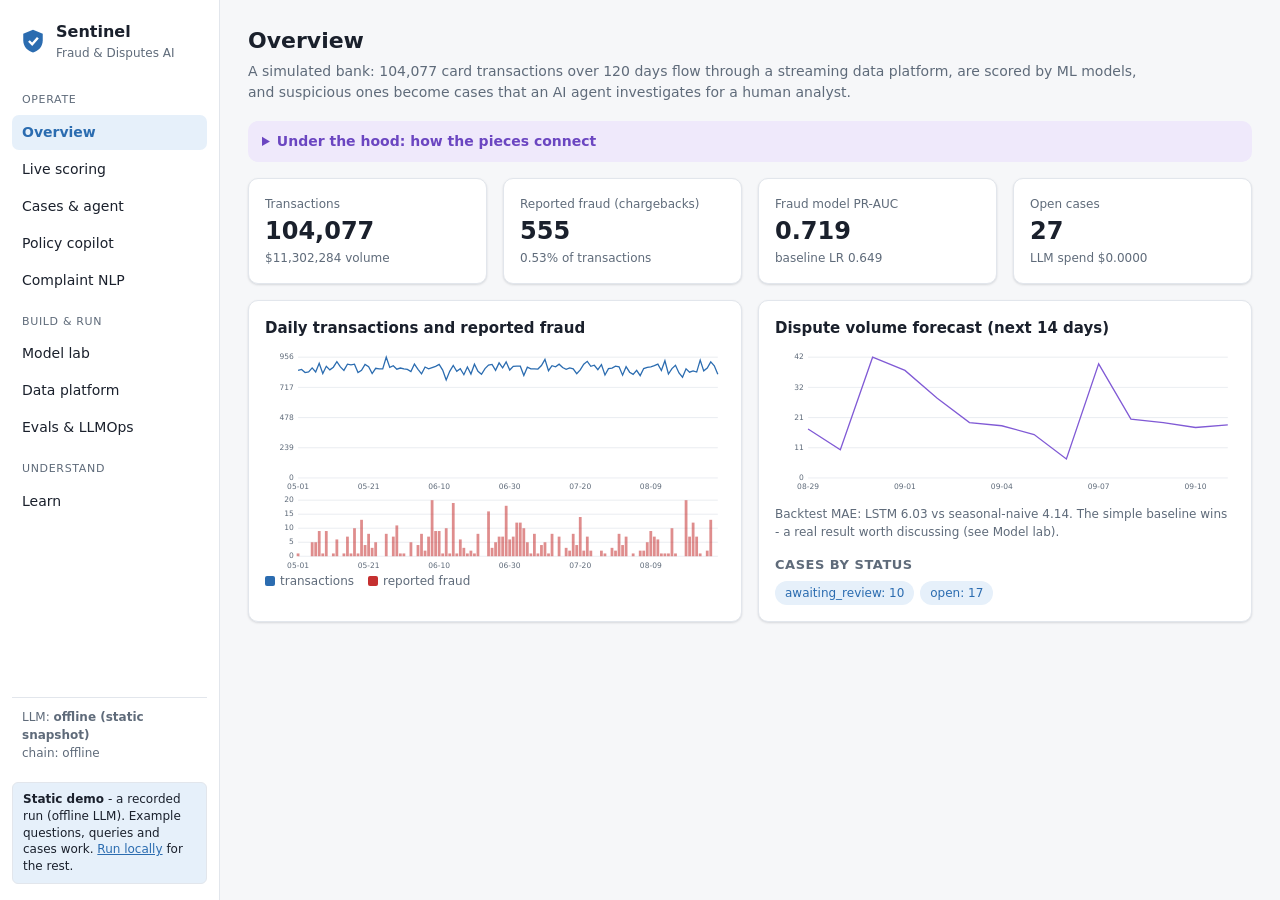
<file: index.html>
<!doctype html>
<html lang="en">
<head>
  <meta charset="utf-8">
  <meta name="viewport" content="width=device-width, initial-scale=1">
  <title>Sentinel Console</title>
  <link rel="icon" href="data:image/svg+xml,<svg xmlns='http://www.w3.org/2000/svg' viewBox='0 0 32 32'><path d='M16 2 4 7v8c0 7.5 5.1 13.4 12 15 6.9-1.6 12-7.5 12-15V7z' fill='%232b6cb0'/><path d='m11 16 4 4 7-8' stroke='white' stroke-width='3' fill='none'/></svg>">
  <link rel="stylesheet" href="static/styles.css">
</head>
<body>
  <aside class="sidebar">
    <div class="brand">
      <svg viewBox="0 0 32 32" width="26" height="26" aria-hidden="true"><path d="M16 2 4 7v8c0 7.5 5.1 13.4 12 15 6.9-1.6 12-7.5 12-15V7z" fill="var(--accent)"/><path d="m11 16 4 4 7-8" stroke="white" stroke-width="3" fill="none"/></svg>
      <div><div class="brand-name">Sentinel</div><div class="brand-sub">Fraud &amp; Disputes AI</div></div>
    </div>
    <nav id="nav">
      <div class="nav-group">Operate</div>
      <a href="#overview" data-page="overview">Overview</a>
      <a href="#live" data-page="live">Live scoring</a>
      <a href="#cases" data-page="cases">Cases &amp; agent</a>
      <a href="#copilot" data-page="copilot">Policy copilot</a>
      <a href="#nlp" data-page="nlp">Complaint NLP</a>
      <div class="nav-group">Build &amp; run</div>
      <a href="#models" data-page="models">Model lab</a>
      <a href="#platform" data-page="platform">Data platform</a>
      <a href="#evals" data-page="evals">Evals &amp; LLMOps</a>
      <div class="nav-group">Understand</div>
      <a href="#learn" data-page="learn">Learn</a>
    </nav>
    <div class="provider" id="provider">LLM: …</div>
  </aside>
  <main id="main"><div class="loading">Loading…</div></main>
  <div id="toast" class="toast" role="status" aria-live="polite"></div>
  <script src="static/static-demo.js"></script>
  <script src="static/app.js"></script>
</body>
</html>
</file>
<file: static/styles.css>
:root {
  --bg: #f6f7f9; --panel: #ffffff; --panel-2: #f1f3f6; --ink: #1a202c; --muted: #5f6b7a; --line: #e2e6ec;
  --accent: #2b6cb0; --accent-ink: #ffffff; --accent-soft: #e6f0fa;
  --good: #2f855a; --good-soft: #e6f4ec; --warn: #b7791f; --warn-soft: #fdf3e1; --bad: #c53030; --bad-soft: #fde8e8;
  --violet: #6b46c1; --violet-soft: #efe9fb; --chart-1: #2b6cb0; --chart-2: #dd6b20; --chart-3: #38a169; --chart-4: #805ad5;
  --mono: ui-monospace, SFMono-Regular, Menlo, Consolas, monospace;
  --radius: 10px; --shadow: 0 1px 2px rgba(16,24,40,.06), 0 1px 3px rgba(16,24,40,.08);
}
@media (prefers-color-scheme: dark) {
  :root {
    --bg: #0f1419; --panel: #171d24; --panel-2: #1f2730; --ink: #e6ebf1; --muted: #9aa7b6; --line: #2a3440;
    --accent: #63a4e8; --accent-ink: #0f1419; --accent-soft: #1b2b3d;
    --good: #5fbf8a; --good-soft: #17302a; --warn: #e0b052; --warn-soft: #33291a; --bad: #f07a7a; --bad-soft: #3a1f22;
    --violet: #a98ef0; --violet-soft: #2a2340; --chart-1: #63a4e8; --chart-2: #f0a35e; --chart-3: #6cc98f; --chart-4: #b08ef5;
    --shadow: none;
  }
}
* { box-sizing: border-box; }
html, body { margin: 0; height: 100%; }
body { display: flex; font: 14px/1.5 system-ui, -apple-system, "Segoe UI", Roboto, sans-serif; background: var(--bg); color: var(--ink); }
a { color: var(--accent); }
code, pre, .mono { font-family: var(--mono); font-size: 12.5px; }

/* ---- layout ---- */
.sidebar { width: 220px; flex: none; background: var(--panel); border-right: 1px solid var(--line); display: flex; flex-direction: column; padding: 16px 12px; position: sticky; top: 0; height: 100vh; }
.brand { display: flex; gap: 10px; align-items: center; padding: 4px 8px 16px; }
.brand-name { font-weight: 700; font-size: 16px; }
.brand-sub { color: var(--muted); font-size: 12px; }
nav { display: flex; flex-direction: column; gap: 2px; flex: 1; overflow: auto; }
.nav-group { color: var(--muted); font-size: 11px; text-transform: uppercase; letter-spacing: .06em; padding: 14px 10px 4px; }
nav a { color: var(--ink); text-decoration: none; padding: 7px 10px; border-radius: 7px; }
nav a:hover { background: var(--panel-2); }
nav a.active { background: var(--accent-soft); color: var(--accent); font-weight: 600; }
.provider { font-size: 12px; color: var(--muted); padding: 10px; border-top: 1px solid var(--line); }
main { flex: 1; min-width: 0; padding: 24px 28px 60px; max-width: 1400px; }
.loading { color: var(--muted); padding: 40px; }

h1 { font-size: 22px; margin: 0 0 4px; }
h2 { font-size: 15px; margin: 0 0 10px; }
h3 { font-size: 13px; margin: 14px 0 6px; color: var(--muted); text-transform: uppercase; letter-spacing: .04em; }
.sub { color: var(--muted); margin: 0 0 18px; max-width: 900px; }
.grid { display: grid; gap: 16px; }
.g2 { grid-template-columns: repeat(2, minmax(0, 1fr)); }
.g3 { grid-template-columns: repeat(3, minmax(0, 1fr)); }
.g4 { grid-template-columns: repeat(4, minmax(0, 1fr)); }
.split { display: grid; grid-template-columns: 340px minmax(0, 1fr); gap: 16px; align-items: start; }
@media (max-width: 1100px) { .g3, .g4 { grid-template-columns: repeat(2, minmax(0, 1fr)); } .split { grid-template-columns: 1fr; } }
@media (max-width: 760px) {
  body { flex-direction: column; }
  .sidebar { width: auto; height: auto; position: static; flex-direction: row; flex-wrap: wrap; align-items: center; padding: 10px 16px; }
  nav { flex-direction: row; flex-wrap: wrap; } .nav-group, .provider { display: none; }
  main { padding: 16px; } .g2, .g3, .g4 { grid-template-columns: 1fr; }
  .demo-banner { flex-basis: 100%; margin-top: 8px; }
}
/* Shown only on the GitHub Pages build (static-demo.js) */
.demo-banner { margin-top: 10px; padding: 8px 10px; font-size: 12px; line-height: 1.4; border-radius: 6px; background: var(--accent-soft); border: 1px solid var(--line); color: var(--ink); }
.card { background: var(--panel); border: 1px solid var(--line); border-radius: var(--radius); padding: 16px; box-shadow: var(--shadow); min-width: 0; }
.card + .card { margin-top: 0; }
.stack > * + * { margin-top: 16px; }
.row { display: flex; gap: 10px; align-items: center; flex-wrap: wrap; }
.spacer { flex: 1; }

/* ---- KPI ---- */
.kpi .label { color: var(--muted); font-size: 12px; }
.kpi .value { font-size: 24px; font-weight: 700; font-variant-numeric: tabular-nums; }
.kpi .note { color: var(--muted); font-size: 12px; }

/* ---- controls ---- */
button, .btn { font: inherit; border: 1px solid var(--line); background: var(--panel); color: var(--ink); padding: 7px 13px; border-radius: 8px; cursor: pointer; }
button:hover { background: var(--panel-2); }
button.primary { background: var(--accent); border-color: var(--accent); color: var(--accent-ink); font-weight: 600; }
button.primary:hover { filter: brightness(1.05); }
button.danger { color: var(--bad); border-color: var(--bad); }
button.good { color: var(--good); border-color: var(--good); }
button:disabled { opacity: .55; cursor: progress; }
input[type=text], textarea, select { font: inherit; color: var(--ink); background: var(--panel); border: 1px solid var(--line); border-radius: 8px; padding: 8px 10px; width: 100%; }
textarea { min-height: 90px; resize: vertical; }
label.inline { display: inline-flex; gap: 6px; align-items: center; color: var(--muted); font-size: 13px; }
.chips { display: flex; gap: 6px; flex-wrap: wrap; }
.chip { display: inline-block; padding: 2px 9px; border-radius: 999px; font-size: 12px; background: var(--panel-2); color: var(--ink); border: 1px solid var(--line); white-space: nowrap; }
button.chip { cursor: pointer; }
.chip.good { background: var(--good-soft); color: var(--good); border-color: transparent; }
.chip.warn { background: var(--warn-soft); color: var(--warn); border-color: transparent; }
.chip.bad { background: var(--bad-soft); color: var(--bad); border-color: transparent; }
.chip.info { background: var(--accent-soft); color: var(--accent); border-color: transparent; }
.chip.violet { background: var(--violet-soft); color: var(--violet); border-color: transparent; }

/* ---- tables ---- */
.table-wrap { overflow: auto; max-width: 100%; }
table { border-collapse: collapse; width: 100%; font-size: 13px; }
th, td { text-align: left; padding: 7px 8px; border-bottom: 1px solid var(--line); vertical-align: top; }
th { color: var(--muted); font-weight: 600; font-size: 12px; position: sticky; top: 0; background: var(--panel); }
td.num, th.num { text-align: right; font-variant-numeric: tabular-nums; }
tr.clickable { cursor: pointer; } tr.clickable:hover td { background: var(--panel-2); }
tr.selected td { background: var(--accent-soft); }
tr.flash td { animation: flash 1.2s ease-out; }
@keyframes flash { from { background: var(--warn-soft); } to { background: transparent; } }

.bar { height: 8px; border-radius: 4px; background: var(--panel-2); overflow: hidden; min-width: 60px; }
.bar > span { display: block; height: 100%; background: var(--accent); }
.bar.score > span { background: linear-gradient(90deg, var(--good), var(--warn) 55%, var(--bad)); }

/* ---- explainer ---- */
details.explain { background: var(--violet-soft); border-radius: var(--radius); padding: 10px 14px; margin-bottom: 16px; }
details.explain summary { cursor: pointer; color: var(--violet); font-weight: 600; }
details.explain p, details.explain li { color: var(--ink); }
details.explain code { background: var(--panel); padding: 1px 5px; border-radius: 4px; }

/* ---- timeline ---- */
.timeline { border-left: 2px solid var(--line); margin-left: 6px; padding-left: 16px; }
.step { position: relative; margin-bottom: 12px; }
.step::before { content: ""; position: absolute; left: -23px; top: 5px; width: 10px; height: 10px; border-radius: 50%; background: var(--accent); }
.step.tools::before { background: var(--chart-2); } .step.draft::before { background: var(--violet); }
.step.review::before { background: var(--good); } .step.close::before { background: var(--ink); } .step.budget_stop::before { background: var(--bad); }
.step .title { font-weight: 600; }
.step .meta { color: var(--muted); font-size: 12px; }
.preview { font-family: var(--mono); font-size: 11.5px; color: var(--muted); white-space: pre-wrap; word-break: break-word; max-height: 90px; overflow: auto; background: var(--panel-2); padding: 6px 8px; border-radius: 6px; margin-top: 4px; }

.answer { font-size: 15px; line-height: 1.6; }
.cite { font-family: var(--mono); font-size: 11.5px; background: var(--accent-soft); color: var(--accent); border-radius: 5px; padding: 0 5px; cursor: pointer; border: none; }
.snippet { background: var(--panel-2); border-left: 3px solid var(--accent); padding: 8px 10px; border-radius: 6px; white-space: pre-wrap; font-size: 13px; }
.muted { color: var(--muted); }
.small { font-size: 12px; }
.mark { background: var(--warn-soft); color: var(--warn); border-radius: 4px; padding: 0 3px; }
pre.code { background: var(--panel-2); padding: 10px 12px; border-radius: 8px; overflow: auto; white-space: pre-wrap; }
.legend { display: flex; gap: 14px; font-size: 12px; color: var(--muted); flex-wrap: wrap; }
.legend i { display: inline-block; width: 10px; height: 10px; border-radius: 2px; margin-right: 5px; vertical-align: -1px; }
svg.chart { width: 100%; height: auto; display: block; overflow: visible; }
svg.chart text { fill: var(--muted); font-size: 10.5px; }
svg.chart .grid line { stroke: var(--line); }
.toast { position: fixed; bottom: 18px; right: 18px; background: var(--ink); color: var(--bg); padding: 10px 14px; border-radius: 8px; opacity: 0; transform: translateY(8px); transition: .2s; pointer-events: none; max-width: 420px; }
.toast.show { opacity: 1; transform: none; }
.md { max-width: 860px; }
.md h1 { font-size: 24px; margin-top: 0; } .md h2 { font-size: 18px; margin-top: 26px; } .md h3 { text-transform: none; letter-spacing: 0; font-size: 15px; color: var(--ink); }
.md pre { background: var(--panel-2); padding: 12px; border-radius: 8px; overflow: auto; }
.md code { background: var(--panel-2); padding: 1px 5px; border-radius: 4px; }
.md pre code { background: none; padding: 0; }
.md table { margin: 10px 0; } .md blockquote { border-left: 3px solid var(--violet); margin: 10px 0; padding: 4px 12px; color: var(--muted); }
.doclist a { display: block; padding: 6px 8px; border-radius: 6px; text-decoration: none; color: var(--ink); }
.doclist a:hover { background: var(--panel-2); } .doclist a.active { background: var(--accent-soft); color: var(--accent); }
</file>
